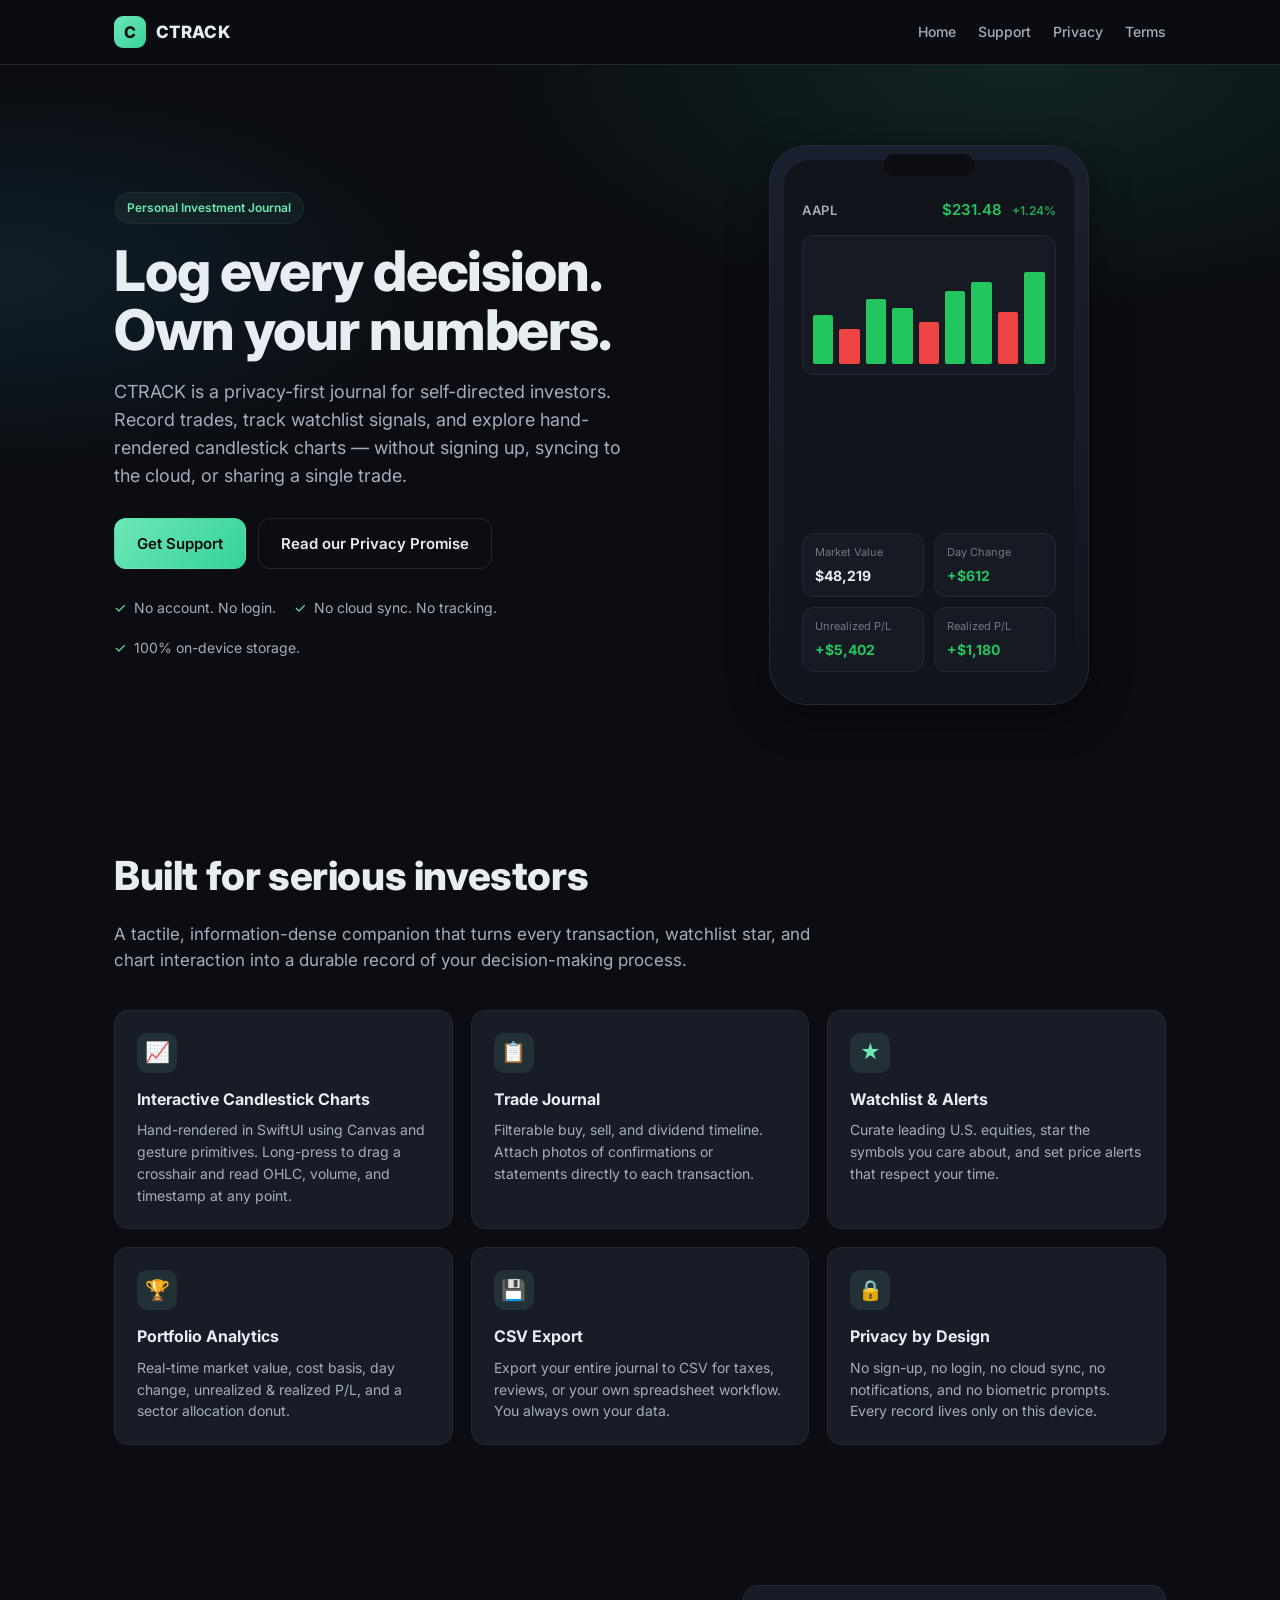
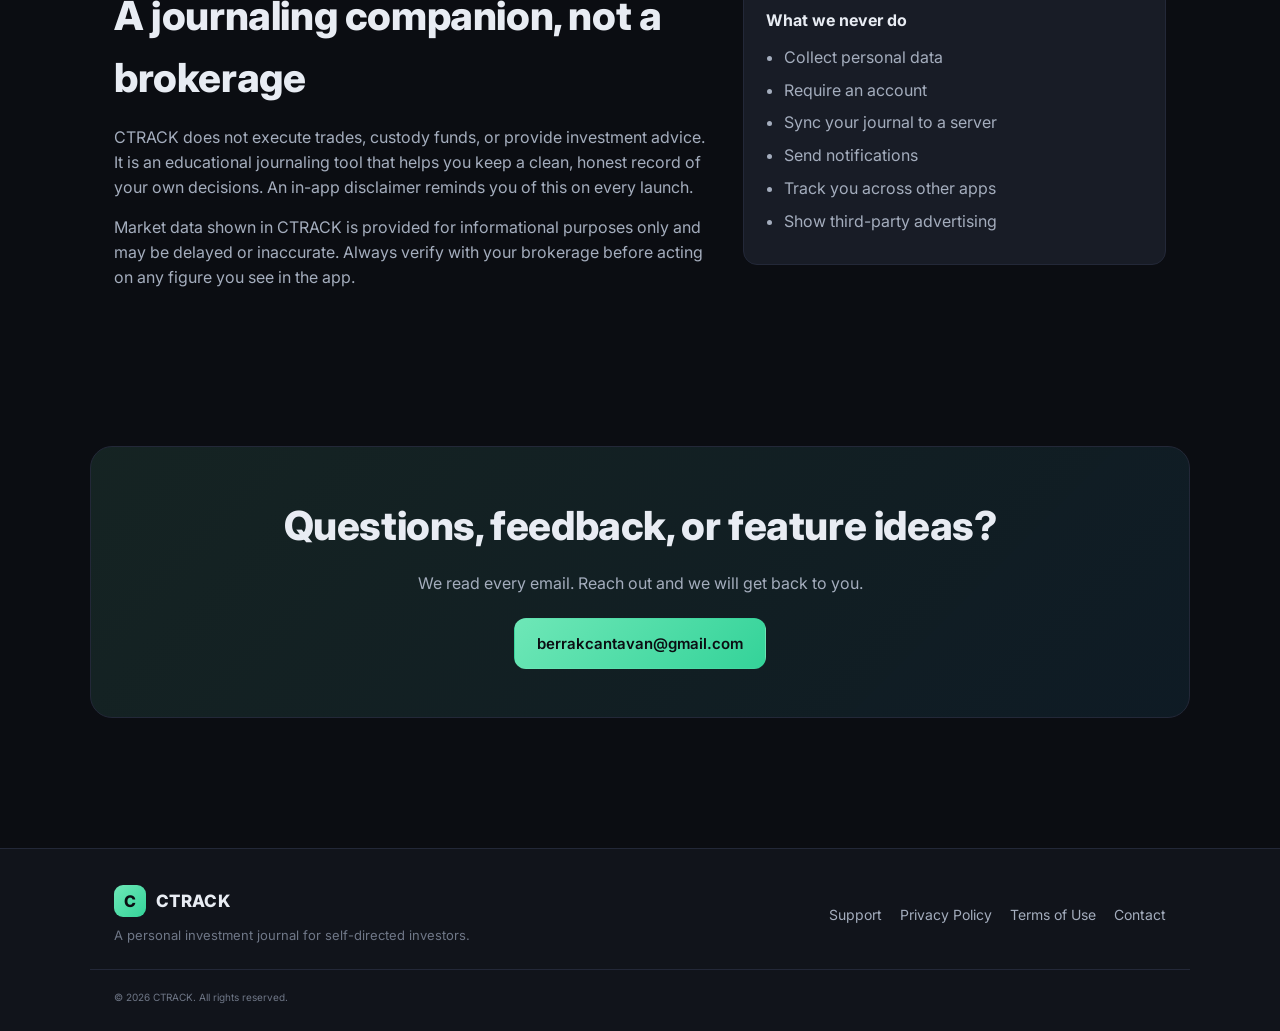
<file: index.html>
<!DOCTYPE html>
<html lang="en">
<head>
<meta charset="UTF-8" />
<meta name="viewport" content="width=device-width, initial-scale=1.0" />
<title>CTRACK — Personal Investment Journal</title>
<meta name="description" content="CTRACK is a privacy-first personal investment journal for self-directed investors. Track portfolios, log trades, and explore interactive candlestick charts — all stored locally on your device." />
<link rel="preconnect" href="https://fonts.googleapis.com" />
<link rel="preconnect" href="https://fonts.gstatic.com" crossorigin />
<link href="https://fonts.googleapis.com/css2?family=Inter:wght@400;500;600;700;800&display=swap" rel="stylesheet" />
<link rel="stylesheet" href="styles.css" />
</head>
<body>
<header class="site-header">
  <div class="container nav">
    <a class="brand" href="index.html">
      <span class="brand-mark">C</span>
      <span class="brand-name">CTRACK</span>
    </a>
    <nav class="nav-links" aria-label="Primary">
      <a href="index.html">Home</a>
      <a href="support.html">Support</a>
      <a href="privacy.html">Privacy</a>
      <a href="terms.html">Terms</a>
    </nav>
  </div>
</header>

<main>
  <section class="hero">
    <div class="container hero-grid">
      <div class="hero-copy">
        <span class="eyebrow">Personal Investment Journal</span>
        <h1>Log every decision.<br />Own your numbers.</h1>
        <p class="lead">
          CTRACK is a privacy-first journal for self-directed investors. Record trades,
          track watchlist signals, and explore hand-rendered candlestick charts — without
          signing up, syncing to the cloud, or sharing a single trade.
        </p>
        <div class="cta-row">
          <a class="btn btn-primary" href="support.html">Get Support</a>
          <a class="btn btn-ghost" href="privacy.html">Read our Privacy Promise</a>
        </div>
        <ul class="trust-list" aria-label="Privacy highlights">
          <li><span aria-hidden="true">&#10003;</span> No account. No login.</li>
          <li><span aria-hidden="true">&#10003;</span> No cloud sync. No tracking.</li>
          <li><span aria-hidden="true">&#10003;</span> 100% on-device storage.</li>
        </ul>
      </div>
      <div class="hero-card" aria-hidden="true">
        <div class="phone-frame">
          <div class="phone-notch"></div>
          <div class="phone-screen">
            <div class="screen-row">
              <div class="symbol">AAPL</div>
              <div class="price up">$231.48 <span>+1.24%</span></div>
            </div>
            <div class="candles">
              <div class="candle up" style="height:42%"></div>
              <div class="candle down" style="height:30%"></div>
              <div class="candle up" style="height:55%"></div>
              <div class="candle up" style="height:48%"></div>
              <div class="candle down" style="height:36%"></div>
              <div class="candle up" style="height:62%"></div>
              <div class="candle up" style="height:70%"></div>
              <div class="candle down" style="height:44%"></div>
              <div class="candle up" style="height:78%"></div>
            </div>
            <div class="screen-grid">
              <div class="metric"><span>Market Value</span><strong>$48,219</strong></div>
              <div class="metric"><span>Day Change</span><strong class="up">+$612</strong></div>
              <div class="metric"><span>Unrealized P/L</span><strong class="up">+$5,402</strong></div>
              <div class="metric"><span>Realized P/L</span><strong class="up">+$1,180</strong></div>
            </div>
          </div>
        </div>
      </div>
    </div>
  </section>

  <section class="features">
    <div class="container">
      <h2>Built for serious investors</h2>
      <p class="section-lead">
        A tactile, information-dense companion that turns every transaction, watchlist
        star, and chart interaction into a durable record of your decision-making process.
      </p>
      <div class="feature-grid">
        <article class="feature-card">
          <div class="feature-icon" aria-hidden="true">&#128200;</div>
          <h3>Interactive Candlestick Charts</h3>
          <p>Hand-rendered in SwiftUI using Canvas and gesture primitives. Long-press to drag a crosshair and read OHLC, volume, and timestamp at any point.</p>
        </article>
        <article class="feature-card">
          <div class="feature-icon" aria-hidden="true">&#128203;</div>
          <h3>Trade Journal</h3>
          <p>Filterable buy, sell, and dividend timeline. Attach photos of confirmations or statements directly to each transaction.</p>
        </article>
        <article class="feature-card">
          <div class="feature-icon" aria-hidden="true">&#9733;</div>
          <h3>Watchlist &amp; Alerts</h3>
          <p>Curate leading U.S. equities, star the symbols you care about, and set price alerts that respect your time.</p>
        </article>
        <article class="feature-card">
          <div class="feature-icon" aria-hidden="true">&#127942;</div>
          <h3>Portfolio Analytics</h3>
          <p>Real-time market value, cost basis, day change, unrealized &amp; realized P/L, and a sector allocation donut.</p>
        </article>
        <article class="feature-card">
          <div class="feature-icon" aria-hidden="true">&#128190;</div>
          <h3>CSV Export</h3>
          <p>Export your entire journal to CSV for taxes, reviews, or your own spreadsheet workflow. You always own your data.</p>
        </article>
        <article class="feature-card">
          <div class="feature-icon" aria-hidden="true">&#128274;</div>
          <h3>Privacy by Design</h3>
          <p>No sign-up, no login, no cloud sync, no notifications, and no biometric prompts. Every record lives only on this device.</p>
        </article>
      </div>
    </div>
  </section>

  <section class="promise">
    <div class="container promise-grid">
      <div>
        <h2>A journaling companion, not a brokerage</h2>
        <p>
          CTRACK does not execute trades, custody funds, or provide investment advice.
          It is an educational journaling tool that helps you keep a clean, honest
          record of your own decisions. An in-app disclaimer reminds you of this on
          every launch.
        </p>
        <p>
          Market data shown in CTRACK is provided for informational purposes only and
          may be delayed or inaccurate. Always verify with your brokerage before
          acting on any figure you see in the app.
        </p>
      </div>
      <aside class="promise-card">
        <h3>What we never do</h3>
        <ul>
          <li>Collect personal data</li>
          <li>Require an account</li>
          <li>Sync your journal to a server</li>
          <li>Send notifications</li>
          <li>Track you across other apps</li>
          <li>Show third-party advertising</li>
        </ul>
      </aside>
    </div>
  </section>

  <section class="cta">
    <div class="container cta-inner">
      <h2>Questions, feedback, or feature ideas?</h2>
      <p>We read every email. Reach out and we will get back to you.</p>
      <a class="btn btn-primary" href="mailto:berrakcantavan@gmail.com">berrakcantavan@gmail.com</a>
    </div>
  </section>
</main>

<footer class="site-footer">
  <div class="container footer-grid">
    <div>
      <div class="brand">
        <span class="brand-mark">C</span>
        <span class="brand-name">CTRACK</span>
      </div>
      <p class="footer-tag">A personal investment journal for self-directed investors.</p>
    </div>
    <nav class="footer-links" aria-label="Footer">
      <a href="support.html">Support</a>
      <a href="privacy.html">Privacy Policy</a>
      <a href="terms.html">Terms of Use</a>
      <a href="mailto:berrakcantavan@gmail.com">Contact</a>
    </nav>
  </div>
  <div class="container footer-bottom">
    <small>&copy; 2026 CTRACK. All rights reserved.</small>
  </div>
</footer>
</body>
</html>
</file>
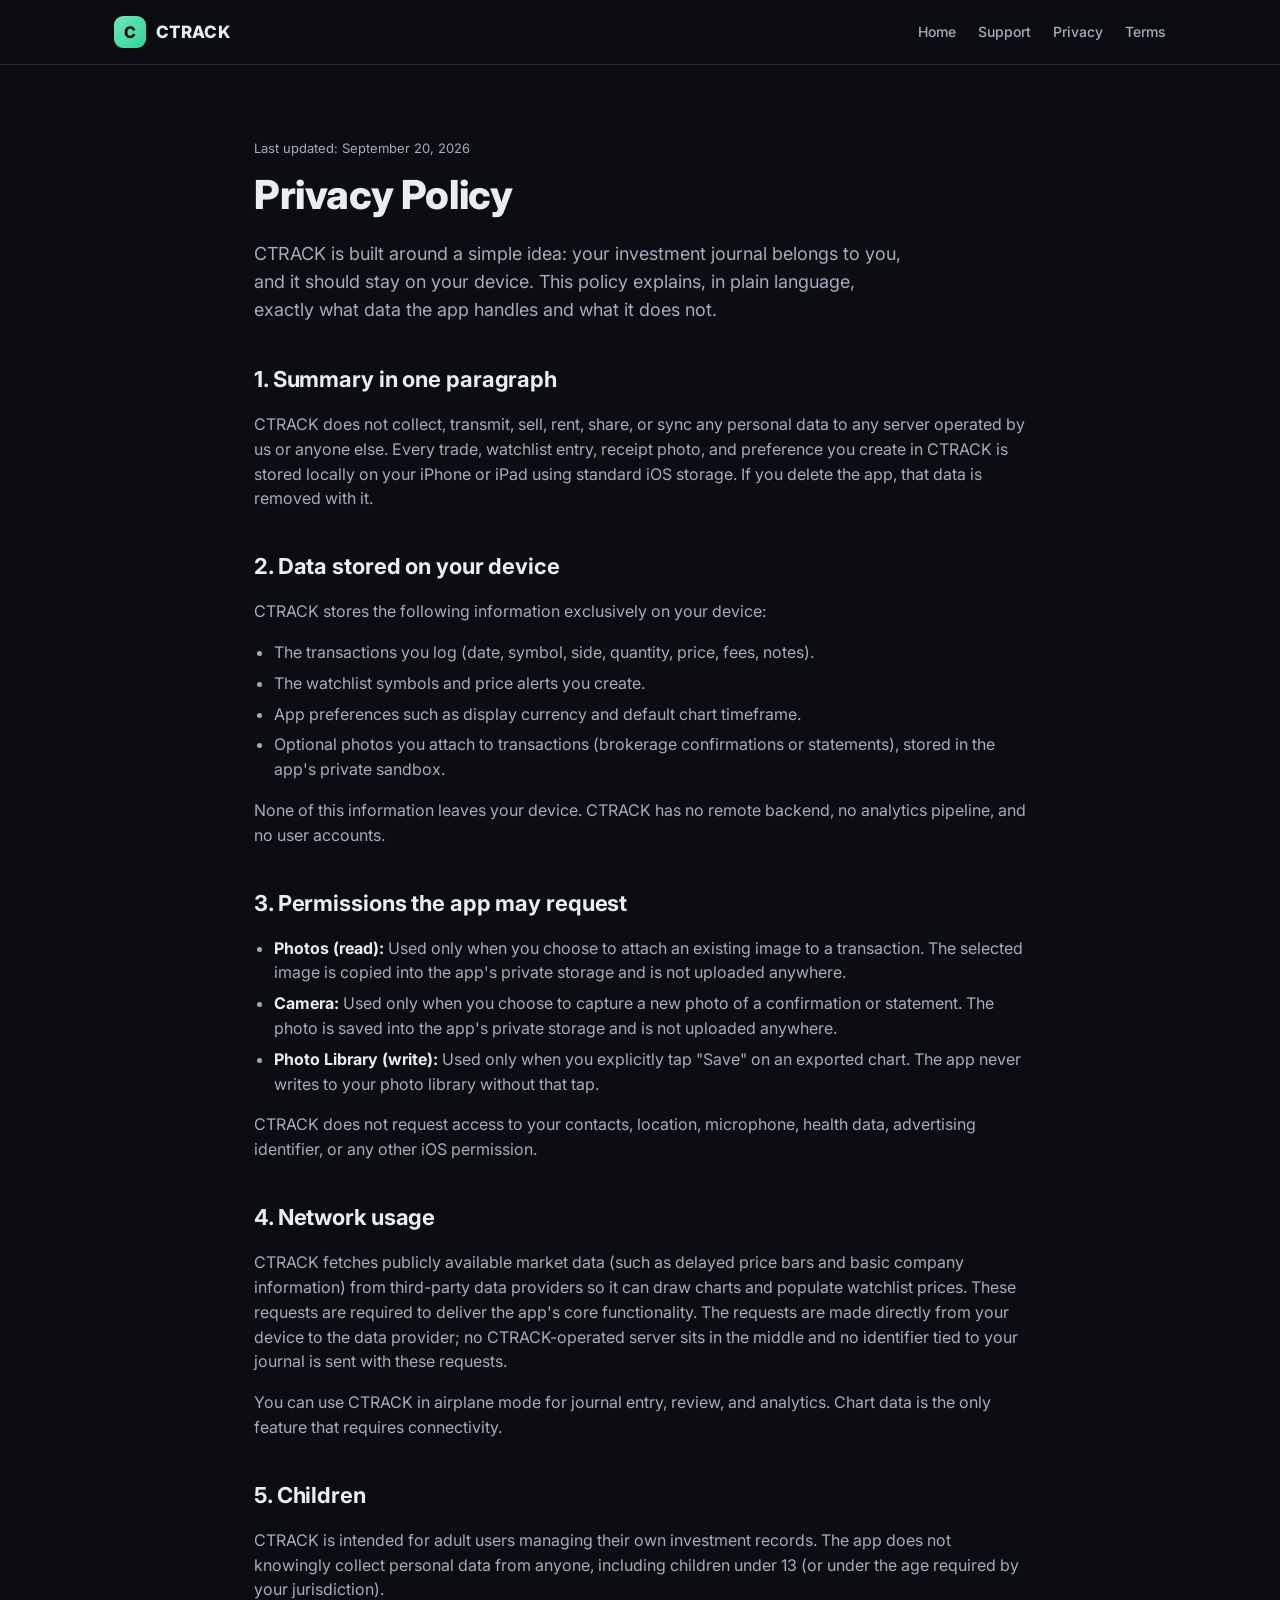
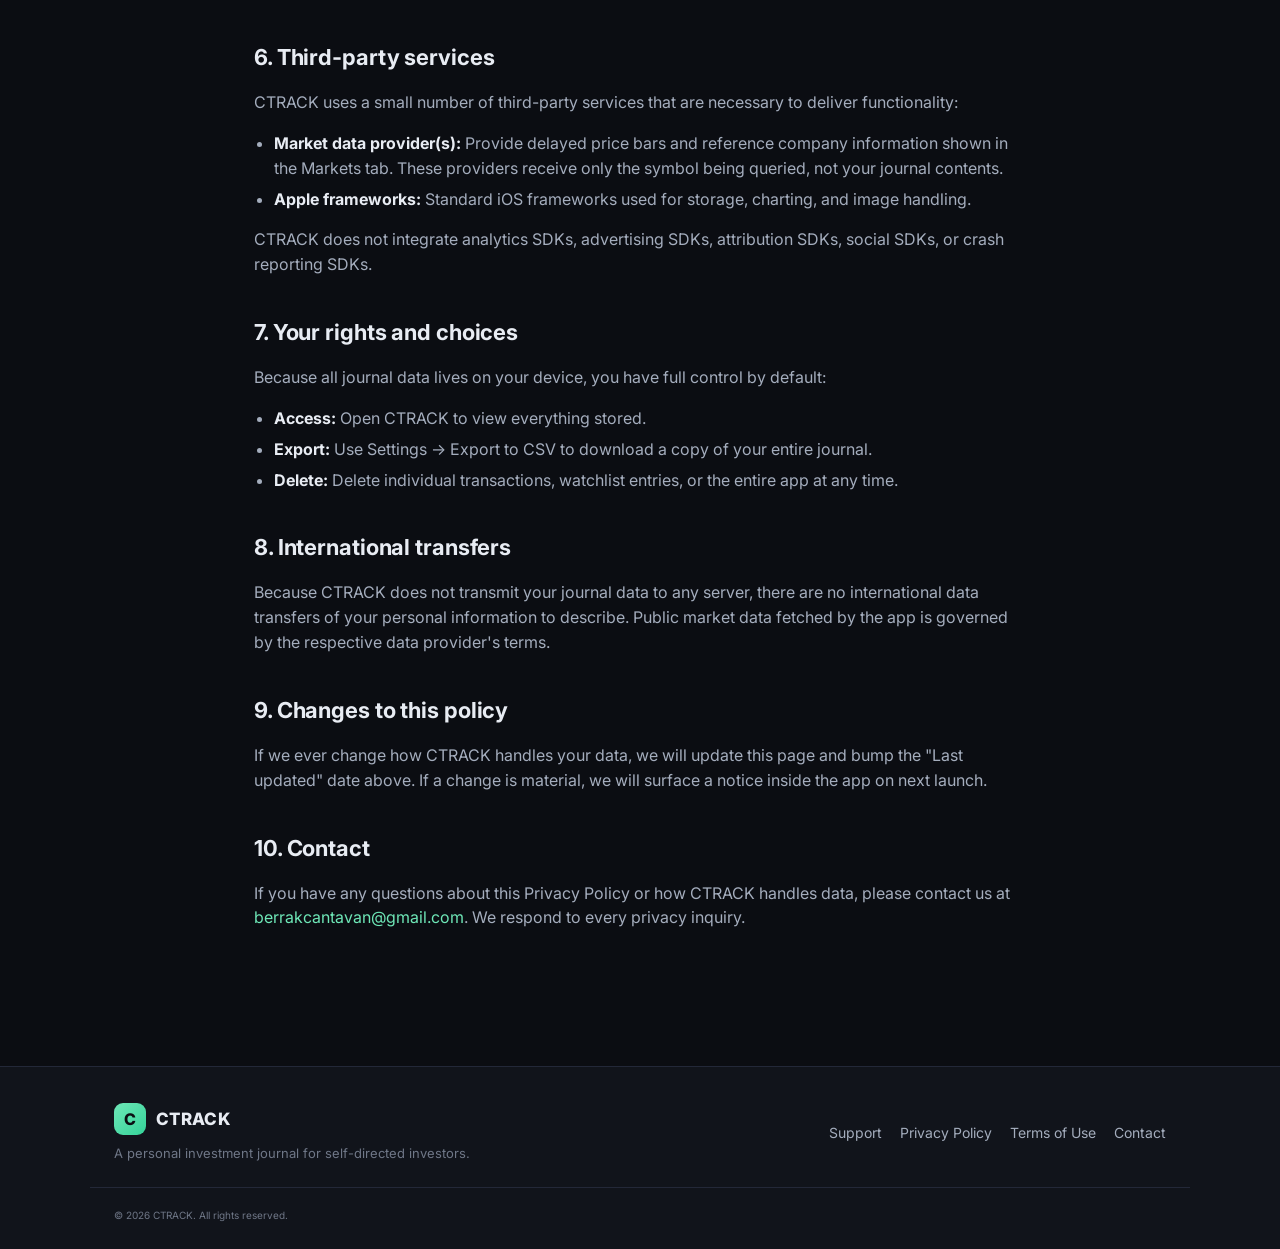
<file: privacy.html>
<!DOCTYPE html>
<html lang="en">
<head>
<meta charset="UTF-8" />
<meta name="viewport" content="width=device-width, initial-scale=1.0" />
<title>Privacy Policy — CTRACK</title>
<meta name="description" content="The privacy policy for CTRACK, a personal investment journal app. CTRACK stores all data locally on your device and does not collect, transmit, or sell any personal information." />
<link rel="preconnect" href="https://fonts.googleapis.com" />
<link rel="preconnect" href="https://fonts.gstatic.com" crossorigin />
<link href="https://fonts.googleapis.com/css2?family=Inter:wght@400;500;600;700;800&display=swap" rel="stylesheet" />
<link rel="stylesheet" href="styles.css" />
</head>
<body>
<header class="site-header">
  <div class="container nav">
    <a class="brand" href="index.html">
      <span class="brand-mark">C</span>
      <span class="brand-name">CTRACK</span>
    </a>
    <nav class="nav-links" aria-label="Primary">
      <a href="index.html">Home</a>
      <a href="support.html">Support</a>
      <a href="privacy.html">Privacy</a>
      <a href="terms.html">Terms</a>
    </nav>
  </div>
</header>

<main class="container legal">
  <p class="updated">Last updated: September 20, 2026</p>
  <h1>Privacy Policy</h1>
  <p class="lead">
    CTRACK is built around a simple idea: your investment journal belongs to you,
    and it should stay on your device. This policy explains, in plain language,
    exactly what data the app handles and what it does not.
  </p>

  <h2>1. Summary in one paragraph</h2>
  <p>
    CTRACK does not collect, transmit, sell, rent, share, or sync any personal data
    to any server operated by us or anyone else. Every trade, watchlist entry,
    receipt photo, and preference you create in CTRACK is stored locally on your
    iPhone or iPad using standard iOS storage. If you delete the app, that data
    is removed with it.
  </p>

  <h2>2. Data stored on your device</h2>
  <p>CTRACK stores the following information exclusively on your device:</p>
  <ul>
    <li>The transactions you log (date, symbol, side, quantity, price, fees, notes).</li>
    <li>The watchlist symbols and price alerts you create.</li>
    <li>App preferences such as display currency and default chart timeframe.</li>
    <li>Optional photos you attach to transactions (brokerage confirmations or statements), stored in the app's private sandbox.</li>
  </ul>
  <p>
    None of this information leaves your device. CTRACK has no remote backend,
    no analytics pipeline, and no user accounts.
  </p>

  <h2>3. Permissions the app may request</h2>
  <ul>
    <li>
      <strong>Photos (read):</strong> Used only when you choose to attach an
      existing image to a transaction. The selected image is copied into the
      app's private storage and is not uploaded anywhere.
    </li>
    <li>
      <strong>Camera:</strong> Used only when you choose to capture a new photo
      of a confirmation or statement. The photo is saved into the app's private
      storage and is not uploaded anywhere.
    </li>
    <li>
      <strong>Photo Library (write):</strong> Used only when you explicitly tap
      "Save" on an exported chart. The app never writes to your photo library
      without that tap.
    </li>
  </ul>
  <p>
    CTRACK does not request access to your contacts, location, microphone, health
    data, advertising identifier, or any other iOS permission.
  </p>

  <h2>4. Network usage</h2>
  <p>
    CTRACK fetches publicly available market data (such as delayed price bars
    and basic company information) from third-party data providers so it can
    draw charts and populate watchlist prices. These requests are required to
    deliver the app's core functionality. The requests are made directly from
    your device to the data provider; no CTRACK-operated server sits in the
    middle and no identifier tied to your journal is sent with these requests.
  </p>
  <p>
    You can use CTRACK in airplane mode for journal entry, review, and analytics.
    Chart data is the only feature that requires connectivity.
  </p>

  <h2>5. Children</h2>
  <p>
    CTRACK is intended for adult users managing their own investment records.
    The app does not knowingly collect personal data from anyone, including
    children under 13 (or under the age required by your jurisdiction).
  </p>

  <h2>6. Third-party services</h2>
  <p>
    CTRACK uses a small number of third-party services that are necessary to
    deliver functionality:
  </p>
  <ul>
    <li>
      <strong>Market data provider(s):</strong> Provide delayed price bars and
      reference company information shown in the Markets tab. These providers
      receive only the symbol being queried, not your journal contents.
    </li>
    <li>
      <strong>Apple frameworks:</strong> Standard iOS frameworks used for
      storage, charting, and image handling.
    </li>
  </ul>
  <p>
    CTRACK does not integrate analytics SDKs, advertising SDKs, attribution
    SDKs, social SDKs, or crash reporting SDKs.
  </p>

  <h2>7. Your rights and choices</h2>
  <p>Because all journal data lives on your device, you have full control by default:</p>
  <ul>
    <li><strong>Access:</strong> Open CTRACK to view everything stored.</li>
    <li><strong>Export:</strong> Use Settings &rarr; Export to CSV to download a copy of your entire journal.</li>
    <li><strong>Delete:</strong> Delete individual transactions, watchlist entries, or the entire app at any time.</li>
  </ul>

  <h2>8. International transfers</h2>
  <p>
    Because CTRACK does not transmit your journal data to any server, there are
    no international data transfers of your personal information to describe.
    Public market data fetched by the app is governed by the respective data
    provider's terms.
  </p>

  <h2>9. Changes to this policy</h2>
  <p>
    If we ever change how CTRACK handles your data, we will update this page
    and bump the "Last updated" date above. If a change is material, we will
    surface a notice inside the app on next launch.
  </p>

  <h2>10. Contact</h2>
  <p>
    If you have any questions about this Privacy Policy or how CTRACK handles
    data, please contact us at
    <a href="mailto:berrakcantavan@gmail.com">berrakcantavan@gmail.com</a>.
    We respond to every privacy inquiry.
  </p>
</main>

<footer class="site-footer">
  <div class="container footer-grid">
    <div>
      <div class="brand">
        <span class="brand-mark">C</span>
        <span class="brand-name">CTRACK</span>
      </div>
      <p class="footer-tag">A personal investment journal for self-directed investors.</p>
    </div>
    <nav class="footer-links" aria-label="Footer">
      <a href="support.html">Support</a>
      <a href="privacy.html">Privacy Policy</a>
      <a href="terms.html">Terms of Use</a>
      <a href="mailto:berrakcantavan@gmail.com">Contact</a>
    </nav>
  </div>
  <div class="container footer-bottom">
    <small>&copy; 2026 CTRACK. All rights reserved.</small>
  </div>
</footer>
</body>
</html>
</file>
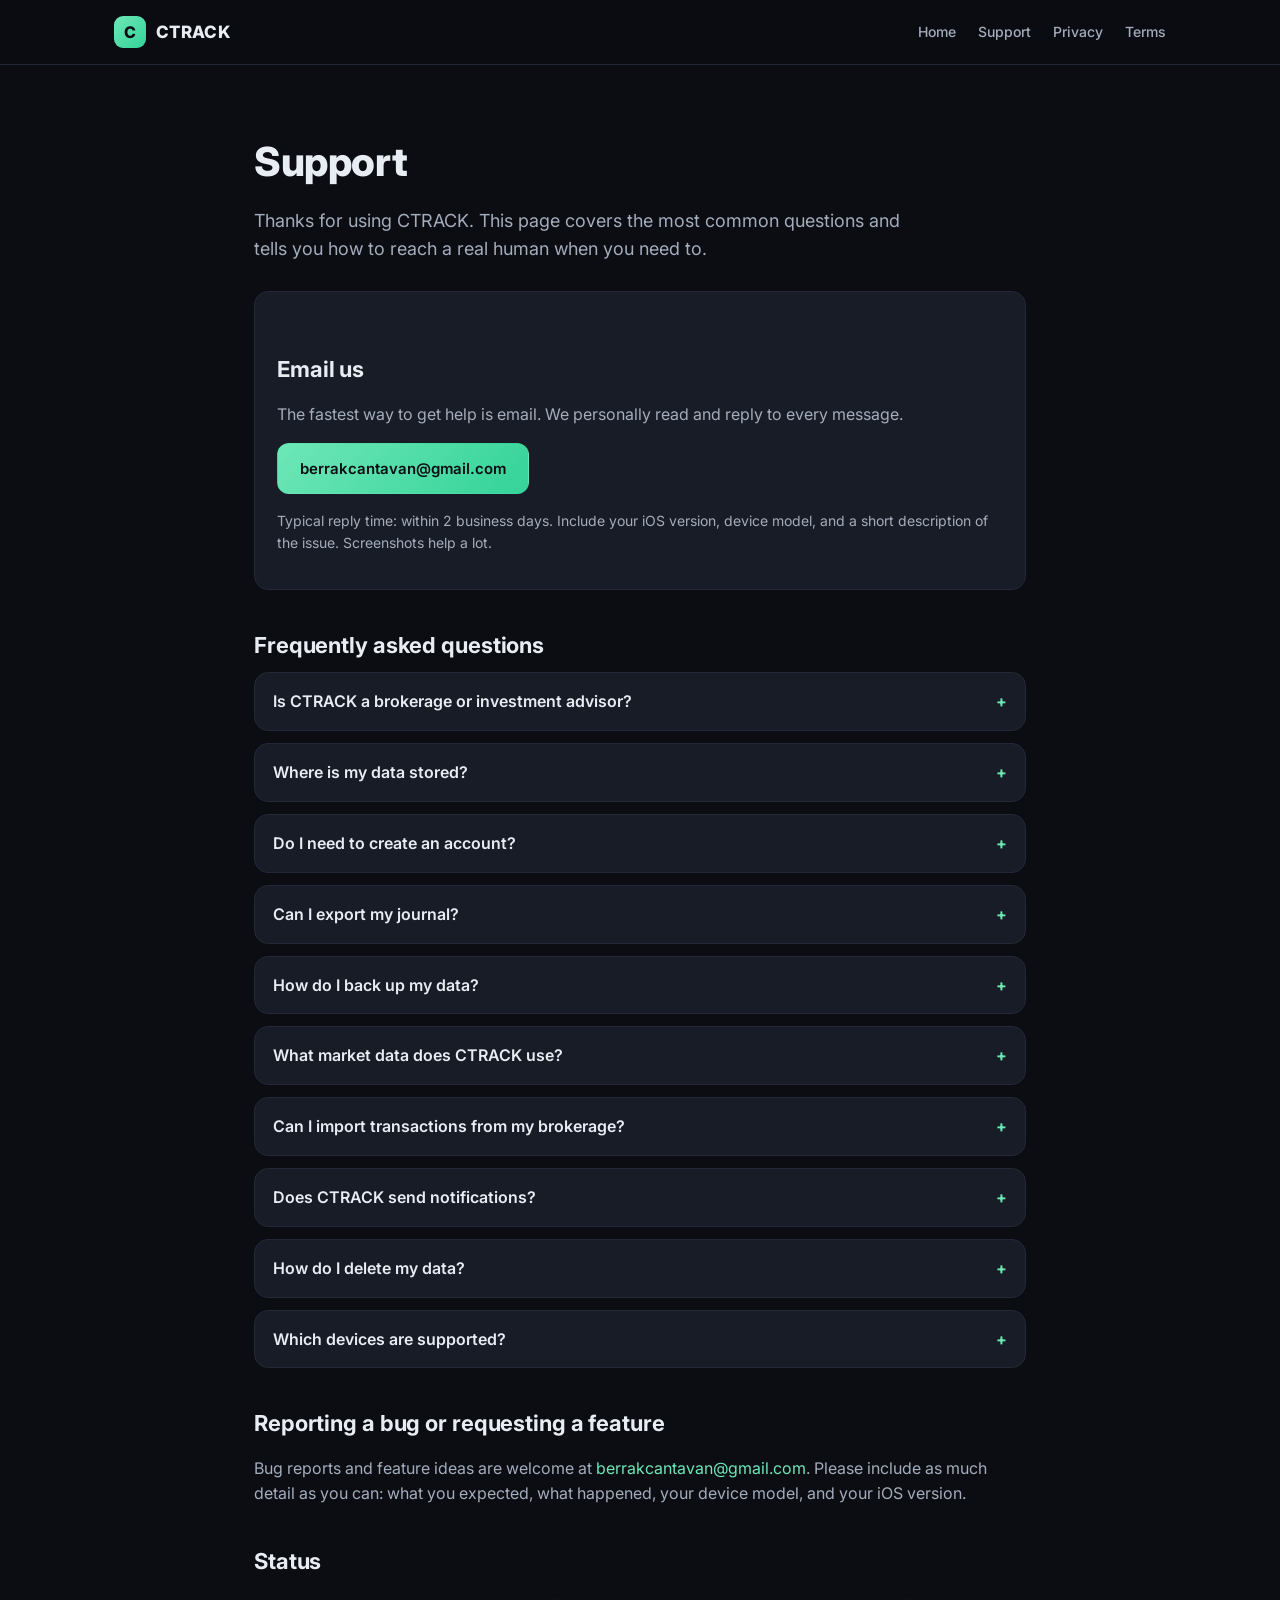
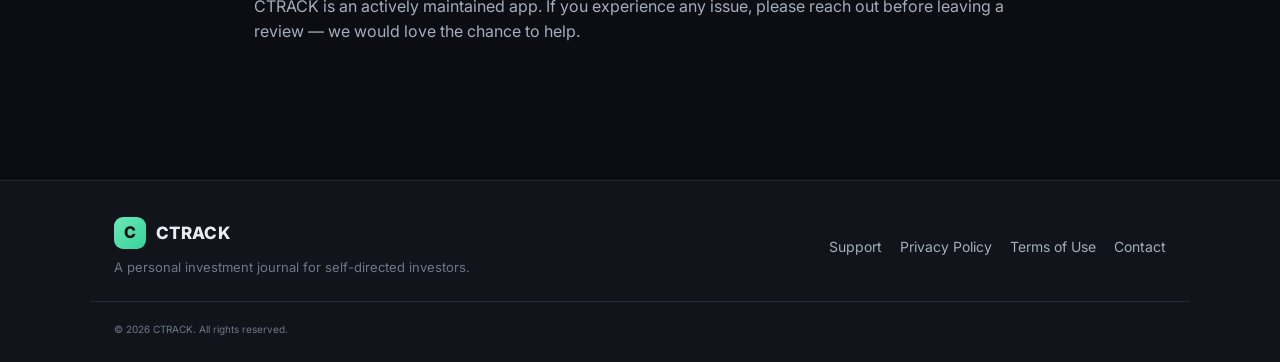
<file: support.html>
<!DOCTYPE html>
<html lang="en">
<head>
<meta charset="UTF-8" />
<meta name="viewport" content="width=device-width, initial-scale=1.0" />
<title>Support — CTRACK</title>
<meta name="description" content="Support and frequently asked questions for CTRACK, the privacy-first personal investment journal app for iPhone and iPad." />
<link rel="preconnect" href="https://fonts.googleapis.com" />
<link rel="preconnect" href="https://fonts.gstatic.com" crossorigin />
<link href="https://fonts.googleapis.com/css2?family=Inter:wght@400;500;600;700;800&display=swap" rel="stylesheet" />
<link rel="stylesheet" href="styles.css" />
</head>
<body>
<header class="site-header">
  <div class="container nav">
    <a class="brand" href="index.html">
      <span class="brand-mark">C</span>
      <span class="brand-name">CTRACK</span>
    </a>
    <nav class="nav-links" aria-label="Primary">
      <a href="index.html">Home</a>
      <a href="support.html">Support</a>
      <a href="privacy.html">Privacy</a>
      <a href="terms.html">Terms</a>
    </nav>
  </div>
</header>

<main class="container legal">
  <h1>Support</h1>
  <p class="lead">
    Thanks for using CTRACK. This page covers the most common questions and
    tells you how to reach a real human when you need to.
  </p>

  <section class="contact-card">
    <h2>Email us</h2>
    <p>
      The fastest way to get help is email. We personally read and reply to
      every message.
    </p>
    <p>
      <a class="btn btn-primary" href="mailto:berrakcantavan@gmail.com">berrakcantavan@gmail.com</a>
    </p>
    <p class="muted">
      Typical reply time: within 2 business days. Include your iOS version,
      device model, and a short description of the issue. Screenshots help a lot.
    </p>
  </section>

  <h2>Frequently asked questions</h2>

  <details class="faq">
    <summary>Is CTRACK a brokerage or investment advisor?</summary>
    <p>
      No. CTRACK is a personal investment <em>journal</em>. It does not execute
      trades, hold funds, or provide investment advice. The app shows market
      data for informational purposes only. Always confirm figures with your
      own brokerage before acting on them.
    </p>
  </details>

  <details class="faq">
    <summary>Where is my data stored?</summary>
    <p>
      All of your journal data &mdash; transactions, watchlist entries, receipt
      photos, and preferences &mdash; is stored locally on your iPhone or iPad
      inside the app's private sandbox. Nothing is uploaded to our servers (we
      don't operate any servers for your journal data).
    </p>
  </details>

  <details class="faq">
    <summary>Do I need to create an account?</summary>
    <p>
      No. There is no sign-up, no login, and no account. Open the app and start
      logging your trades immediately.
    </p>
  </details>

  <details class="faq">
    <summary>Can I export my journal?</summary>
    <p>
      Yes. Open <strong>Settings &rarr; Export</strong> and choose CSV. The
      exported file includes every transaction, with optional attachments
      bundled in a single archive that you can save to Files, AirDrop, or email.
    </p>
  </details>

  <details class="faq">
    <summary>How do I back up my data?</summary>
    <p>
      CTRACK relies on the standard iOS device backup that you already have
      configured in iOS Settings &mdash; iCloud Backup or a computer backup.
      Because all data lives in the app's private container, it is included in
      your normal device backup. For a portable copy, use the CSV export.
    </p>
  </details>

  <details class="faq">
    <summary>What market data does CTRACK use?</summary>
    <p>
      CTRACK fetches publicly available, delayed price bars and basic company
      information from third-party data providers so it can draw charts and
      populate your watchlist. The data is shown for informational purposes only
      and may be delayed or inaccurate.
    </p>
  </details>

  <details class="faq">
    <summary>Can I import transactions from my brokerage?</summary>
    <p>
      Not directly. CTRACK is intentionally a manual journal: every entry is
      made by you, with the notes and reasoning you want to preserve. You can
      always paste or type rows from a brokerage export into a transaction.
    </p>
  </details>

  <details class="faq">
    <summary>Does CTRACK send notifications?</summary>
    <p>
      No. CTRACK does not request notification permissions and does not push
      price alerts in the background. Any in-app alerts are visual and require
      the app to be open.
    </p>
  </details>

  <details class="faq">
    <summary>How do I delete my data?</summary>
    <p>
      Delete the app from your device. Because CTRACK stores everything in the
      app's private container, uninstalling removes every transaction,
      watchlist entry, and photo. There is no remote copy to delete because we
      never received one.
    </p>
  </details>

  <details class="faq">
    <summary>Which devices are supported?</summary>
    <p>
      CTRACK is built for iPhone and iPad running a recent version of iOS. It is
      designed for portrait orientation and uses Apple's dark interface style
      throughout.
    </p>
  </details>

  <h2>Reporting a bug or requesting a feature</h2>
  <p>
    Bug reports and feature ideas are welcome at
    <a href="mailto:berrakcantavan@gmail.com">berrakcantavan@gmail.com</a>.
    Please include as much detail as you can: what you expected, what happened,
    your device model, and your iOS version.
  </p>

  <h2>Status</h2>
  <p>
    CTRACK is an actively maintained app. If you experience any issue, please
    reach out before leaving a review &mdash; we would love the chance to help.
  </p>
</main>

<footer class="site-footer">
  <div class="container footer-grid">
    <div>
      <div class="brand">
        <span class="brand-mark">C</span>
        <span class="brand-name">CTRACK</span>
      </div>
      <p class="footer-tag">A personal investment journal for self-directed investors.</p>
    </div>
    <nav class="footer-links" aria-label="Footer">
      <a href="support.html">Support</a>
      <a href="privacy.html">Privacy Policy</a>
      <a href="terms.html">Terms of Use</a>
      <a href="mailto:berrakcantavan@gmail.com">Contact</a>
    </nav>
  </div>
  <div class="container footer-bottom">
    <small>&copy; 2026 CTRACK. All rights reserved.</small>
  </div>
</footer>
</body>
</html>
</file>
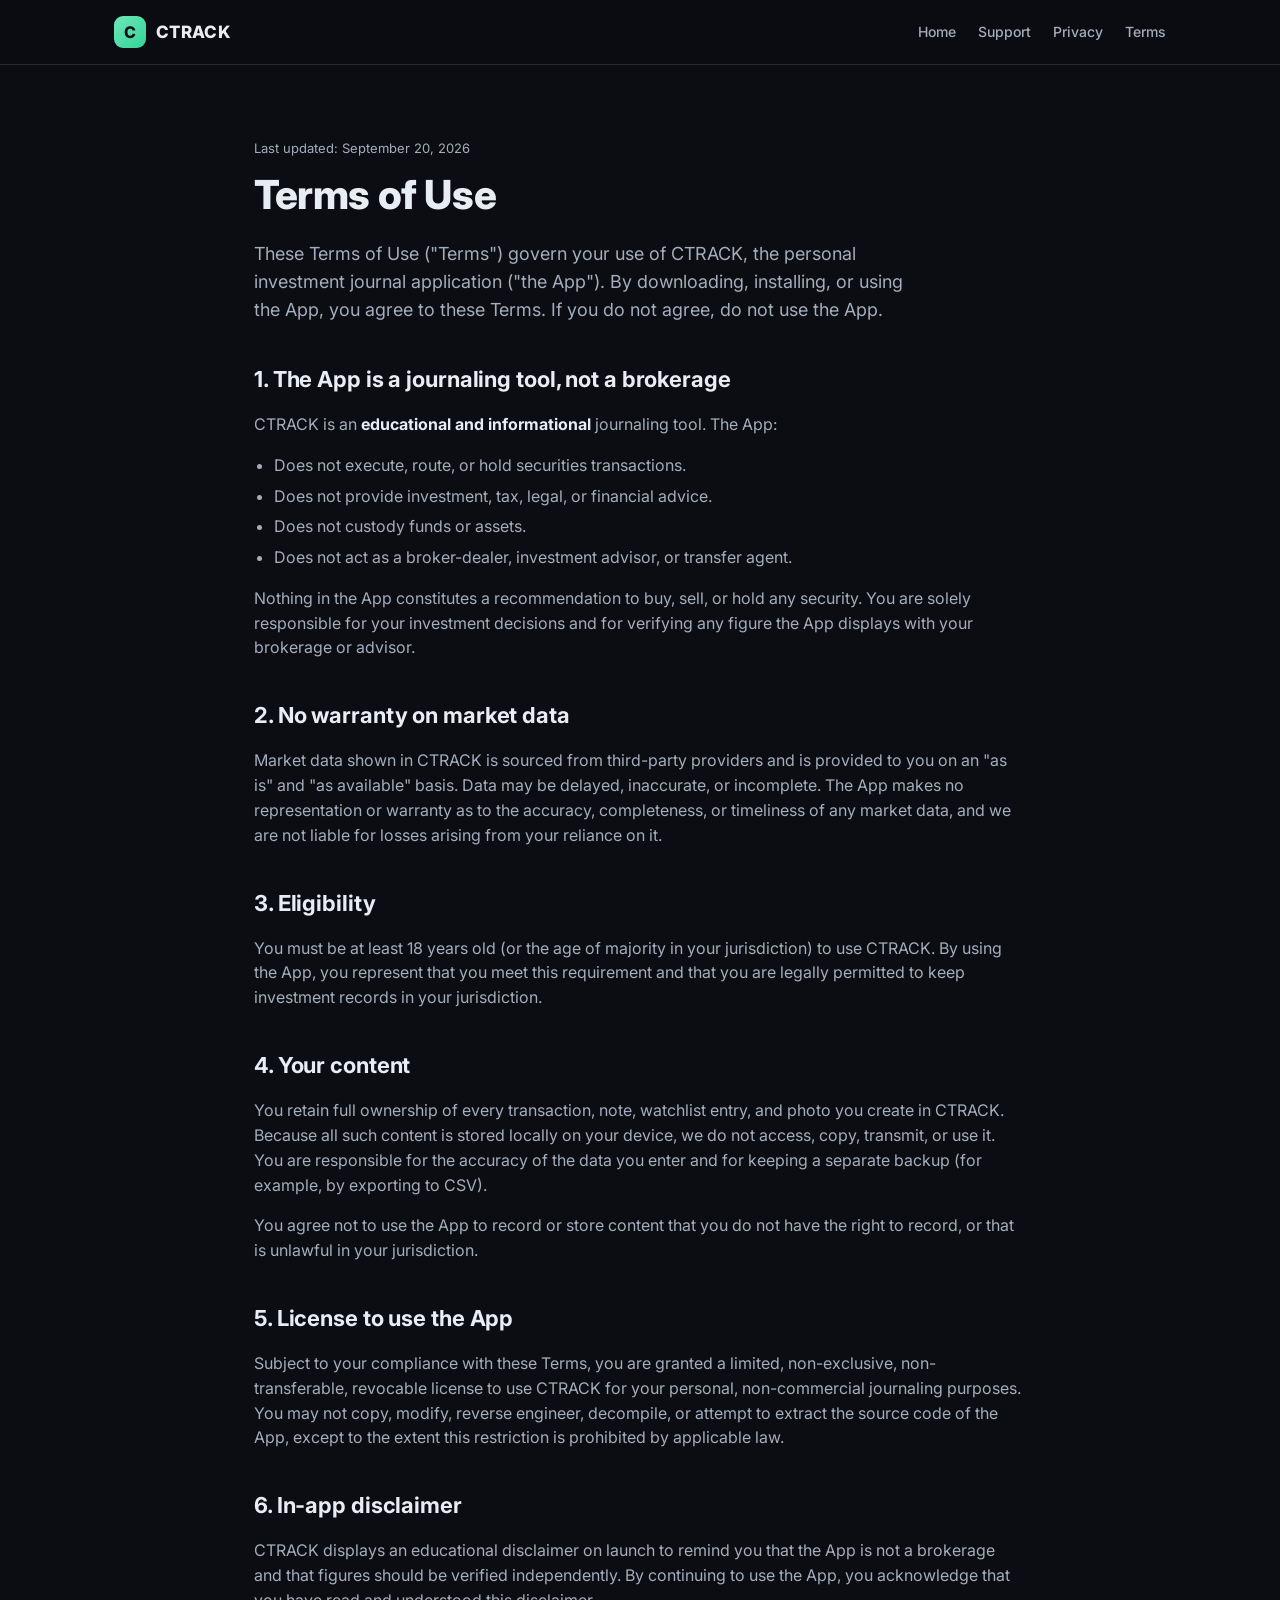
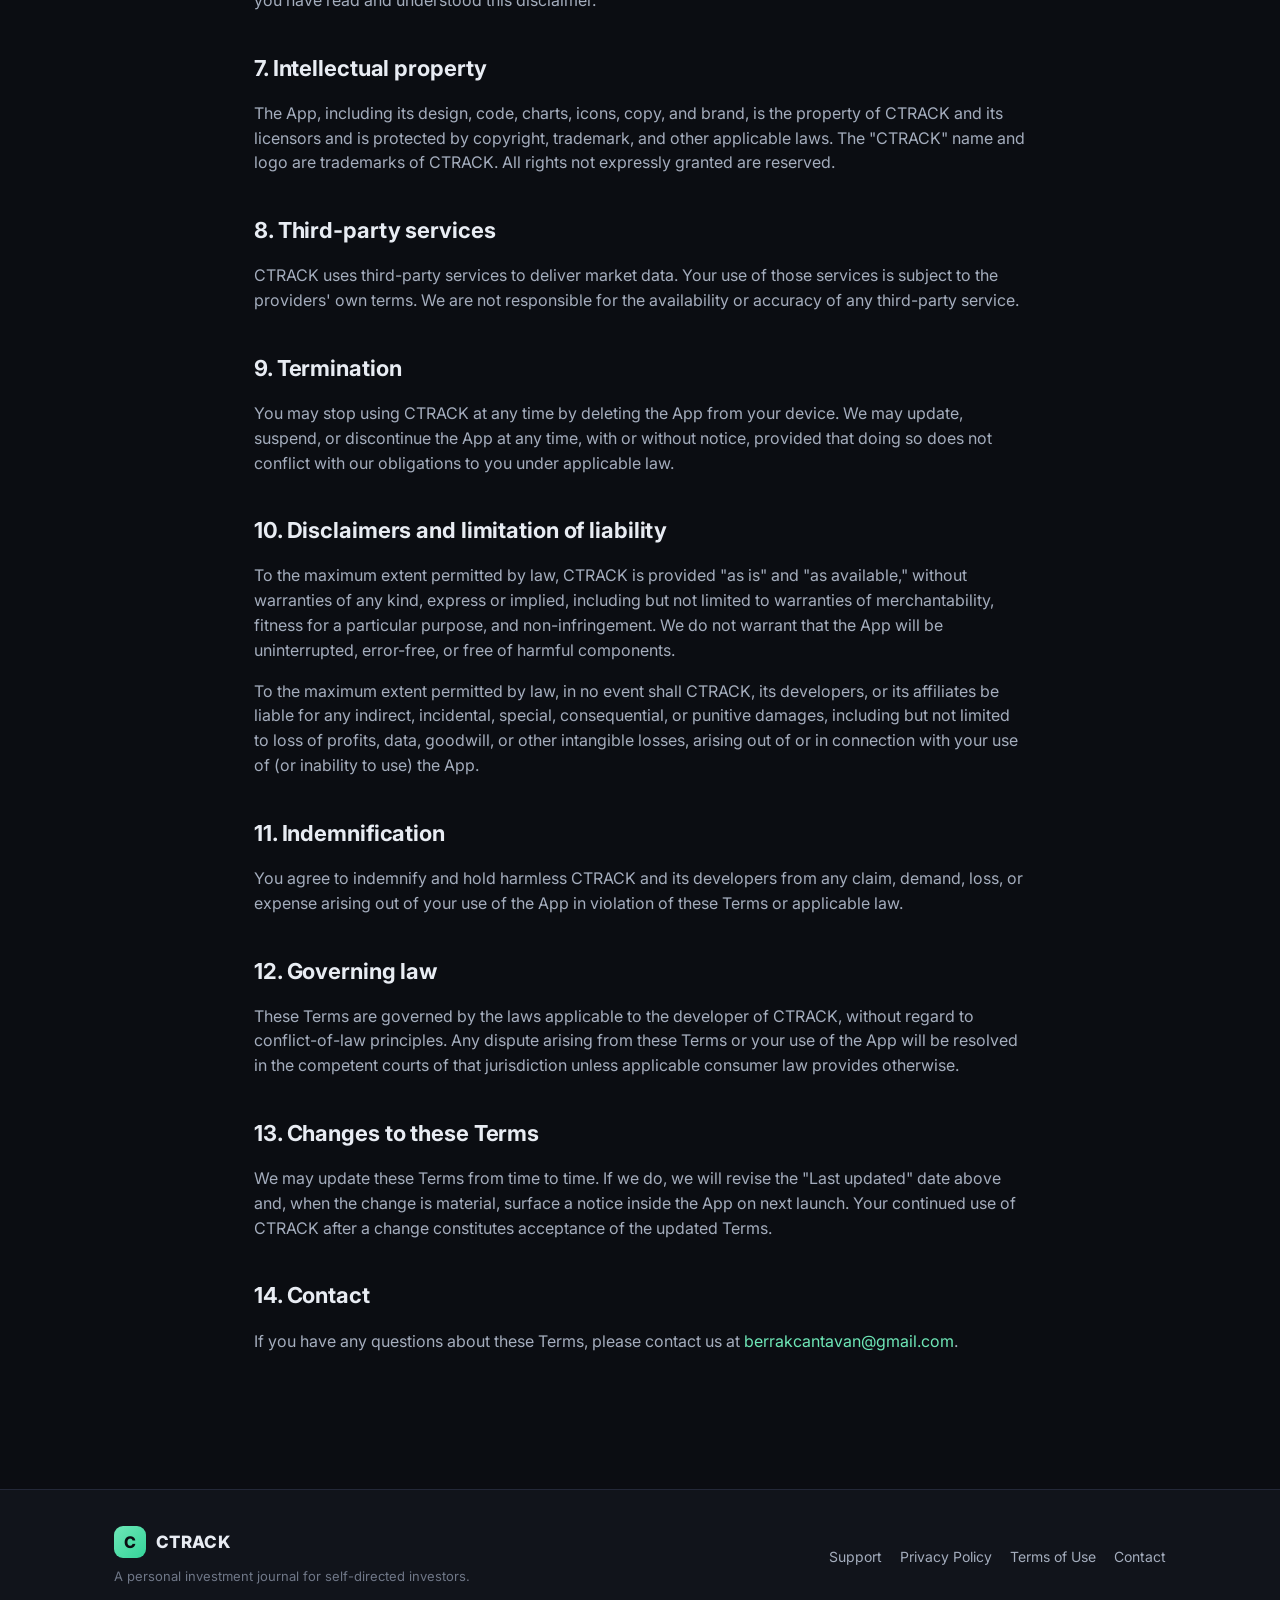
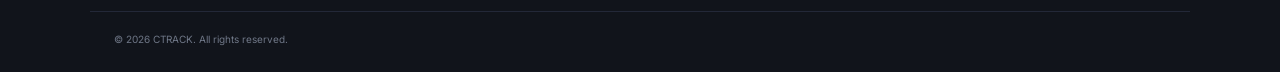
<file: terms.html>
<!DOCTYPE html>
<html lang="en">
<head>
<meta charset="UTF-8" />
<meta name="viewport" content="width=device-width, initial-scale=1.0" />
<title>Terms of Use — CTRACK</title>
<meta name="description" content="Terms of Use for CTRACK, a personal investment journal app. CTRACK is an educational journaling tool and not a brokerage or investment advisory service." />
<link rel="preconnect" href="https://fonts.googleapis.com" />
<link rel="preconnect" href="https://fonts.gstatic.com" crossorigin />
<link href="https://fonts.googleapis.com/css2?family=Inter:wght@400;500;600;700;800&display=swap" rel="stylesheet" />
<link rel="stylesheet" href="styles.css" />
</head>
<body>
<header class="site-header">
  <div class="container nav">
    <a class="brand" href="index.html">
      <span class="brand-mark">C</span>
      <span class="brand-name">CTRACK</span>
    </a>
    <nav class="nav-links" aria-label="Primary">
      <a href="index.html">Home</a>
      <a href="support.html">Support</a>
      <a href="privacy.html">Privacy</a>
      <a href="terms.html">Terms</a>
    </nav>
  </div>
</header>

<main class="container legal">
  <p class="updated">Last updated: September 20, 2026</p>
  <h1>Terms of Use</h1>
  <p class="lead">
    These Terms of Use ("Terms") govern your use of CTRACK, the personal
    investment journal application ("the App"). By downloading, installing, or
    using the App, you agree to these Terms. If you do not agree, do not use
    the App.
  </p>

  <h2>1. The App is a journaling tool, not a brokerage</h2>
  <p>
    CTRACK is an <strong>educational and informational</strong> journaling
    tool. The App:
  </p>
  <ul>
    <li>Does not execute, route, or hold securities transactions.</li>
    <li>Does not provide investment, tax, legal, or financial advice.</li>
    <li>Does not custody funds or assets.</li>
    <li>Does not act as a broker-dealer, investment advisor, or transfer agent.</li>
  </ul>
  <p>
    Nothing in the App constitutes a recommendation to buy, sell, or hold any
    security. You are solely responsible for your investment decisions and for
    verifying any figure the App displays with your brokerage or advisor.
  </p>

  <h2>2. No warranty on market data</h2>
  <p>
    Market data shown in CTRACK is sourced from third-party providers and is
    provided to you on an "as is" and "as available" basis. Data may be
    delayed, inaccurate, or incomplete. The App makes no representation or
    warranty as to the accuracy, completeness, or timeliness of any market
    data, and we are not liable for losses arising from your reliance on it.
  </p>

  <h2>3. Eligibility</h2>
  <p>
    You must be at least 18 years old (or the age of majority in your
    jurisdiction) to use CTRACK. By using the App, you represent that you meet
    this requirement and that you are legally permitted to keep investment
    records in your jurisdiction.
  </p>

  <h2>4. Your content</h2>
  <p>
    You retain full ownership of every transaction, note, watchlist entry, and
    photo you create in CTRACK. Because all such content is stored locally on
    your device, we do not access, copy, transmit, or use it. You are
    responsible for the accuracy of the data you enter and for keeping a
    separate backup (for example, by exporting to CSV).
  </p>
  <p>
    You agree not to use the App to record or store content that you do not
    have the right to record, or that is unlawful in your jurisdiction.
  </p>

  <h2>5. License to use the App</h2>
  <p>
    Subject to your compliance with these Terms, you are granted a limited,
    non-exclusive, non-transferable, revocable license to use CTRACK for your
    personal, non-commercial journaling purposes. You may not copy, modify,
    reverse engineer, decompile, or attempt to extract the source code of the
    App, except to the extent this restriction is prohibited by applicable law.
  </p>

  <h2>6. In-app disclaimer</h2>
  <p>
    CTRACK displays an educational disclaimer on launch to remind you that the
    App is not a brokerage and that figures should be verified independently.
    By continuing to use the App, you acknowledge that you have read and
    understood this disclaimer.
  </p>

  <h2>7. Intellectual property</h2>
  <p>
    The App, including its design, code, charts, icons, copy, and brand, is the
    property of CTRACK and its licensors and is protected by copyright,
    trademark, and other applicable laws. The "CTRACK" name and logo are
    trademarks of CTRACK. All rights not expressly granted are reserved.
  </p>

  <h2>8. Third-party services</h2>
  <p>
    CTRACK uses third-party services to deliver market data. Your use of those
    services is subject to the providers' own terms. We are not responsible for
    the availability or accuracy of any third-party service.
  </p>

  <h2>9. Termination</h2>
  <p>
    You may stop using CTRACK at any time by deleting the App from your device.
    We may update, suspend, or discontinue the App at any time, with or without
    notice, provided that doing so does not conflict with our obligations to
    you under applicable law.
  </p>

  <h2>10. Disclaimers and limitation of liability</h2>
  <p>
    To the maximum extent permitted by law, CTRACK is provided "as is" and
    "as available," without warranties of any kind, express or implied,
    including but not limited to warranties of merchantability, fitness for a
    particular purpose, and non-infringement. We do not warrant that the App
    will be uninterrupted, error-free, or free of harmful components.
  </p>
  <p>
    To the maximum extent permitted by law, in no event shall CTRACK, its
    developers, or its affiliates be liable for any indirect, incidental,
    special, consequential, or punitive damages, including but not limited to
    loss of profits, data, goodwill, or other intangible losses, arising out of
    or in connection with your use of (or inability to use) the App.
  </p>

  <h2>11. Indemnification</h2>
  <p>
    You agree to indemnify and hold harmless CTRACK and its developers from
    any claim, demand, loss, or expense arising out of your use of the App in
    violation of these Terms or applicable law.
  </p>

  <h2>12. Governing law</h2>
  <p>
    These Terms are governed by the laws applicable to the developer of
    CTRACK, without regard to conflict-of-law principles. Any dispute arising
    from these Terms or your use of the App will be resolved in the competent
    courts of that jurisdiction unless applicable consumer law provides
    otherwise.
  </p>

  <h2>13. Changes to these Terms</h2>
  <p>
    We may update these Terms from time to time. If we do, we will revise the
    "Last updated" date above and, when the change is material, surface a
    notice inside the App on next launch. Your continued use of CTRACK after a
    change constitutes acceptance of the updated Terms.
  </p>

  <h2>14. Contact</h2>
  <p>
    If you have any questions about these Terms, please contact us at
    <a href="mailto:berrakcantavan@gmail.com">berrakcantavan@gmail.com</a>.
  </p>
</main>

<footer class="site-footer">
  <div class="container footer-grid">
    <div>
      <div class="brand">
        <span class="brand-mark">C</span>
        <span class="brand-name">CTRACK</span>
      </div>
      <p class="footer-tag">A personal investment journal for self-directed investors.</p>
    </div>
    <nav class="footer-links" aria-label="Footer">
      <a href="support.html">Support</a>
      <a href="privacy.html">Privacy Policy</a>
      <a href="terms.html">Terms of Use</a>
      <a href="mailto:berrakcantavan@gmail.com">Contact</a>
    </nav>
  </div>
  <div class="container footer-bottom">
    <small>&copy; 2026 CTRACK. All rights reserved.</small>
  </div>
</footer>
</body>
</html>
</file>
<file: styles.css>
/* CTRACK — shared site stylesheet */
:root {
  --bg: #0b0d12;
  --bg-soft: #11141b;
  --bg-elev: #161a23;
  --card: #181c26;
  --border: #232838;
  --text: #e8ecf3;
  --text-muted: #a4adbd;
  --text-dim: #6f7787;
  --brand: #6ee7b7;
  --brand-2: #34d399;
  --accent: #38bdf8;
  --up: #22c55e;
  --down: #ef4444;
  --radius: 14px;
  --radius-lg: 22px;
  --container: 1100px;
  --shadow: 0 12px 40px rgba(0, 0, 0, 0.35);
}

* { box-sizing: border-box; }

html, body {
  margin: 0;
  padding: 0;
  background: var(--bg);
  color: var(--text);
  font-family: 'Inter', -apple-system, BlinkMacSystemFont, 'Segoe UI', Roboto, Helvetica, Arial, sans-serif;
  -webkit-font-smoothing: antialiased;
  -moz-osx-font-smoothing: grayscale;
  line-height: 1.55;
  font-size: 16px;
}

a { color: var(--brand); text-decoration: none; }
a:hover { color: var(--brand-2); text-decoration: underline; }

img { max-width: 100%; display: block; }

.container {
  max-width: var(--container);
  margin: 0 auto;
  padding: 0 24px;
}

/* Header / nav */
.site-header {
  position: sticky;
  top: 0;
  z-index: 50;
  background: rgba(11, 13, 18, 0.85);
  backdrop-filter: saturate(140%) blur(14px);
  -webkit-backdrop-filter: saturate(140%) blur(14px);
  border-bottom: 1px solid var(--border);
}
.nav {
  display: flex;
  align-items: center;
  justify-content: space-between;
  height: 64px;
}
.brand {
  display: inline-flex;
  align-items: center;
  gap: 10px;
  font-weight: 800;
  letter-spacing: 0.02em;
  color: var(--text);
}
.brand:hover { text-decoration: none; }
.brand-mark {
  display: inline-flex;
  align-items: center;
  justify-content: center;
  width: 32px;
  height: 32px;
  border-radius: 9px;
  background: linear-gradient(135deg, var(--brand), var(--brand-2));
  color: #0b0d12;
  font-weight: 800;
}
.brand-name { font-size: 17px; }

.nav-links { display: flex; gap: 22px; }
.nav-links a {
  color: var(--text-muted);
  font-size: 14px;
  font-weight: 500;
}
.nav-links a:hover { color: var(--text); text-decoration: none; }

/* Hero */
.hero {
  padding: 80px 0 60px;
  background:
    radial-gradient(60% 50% at 80% 0%, rgba(52, 211, 153, 0.12), transparent 70%),
    radial-gradient(50% 40% at 0% 30%, rgba(56, 189, 248, 0.10), transparent 70%);
}
.hero-grid {
  display: grid;
  grid-template-columns: 1.1fr 1fr;
  gap: 56px;
  align-items: center;
}
.eyebrow {
  display: inline-block;
  padding: 6px 12px;
  border: 1px solid var(--border);
  border-radius: 999px;
  font-size: 12px;
  font-weight: 600;
  color: var(--brand);
  background: rgba(110, 231, 183, 0.06);
  margin-bottom: 18px;
}
.hero h1 {
  font-size: clamp(36px, 5vw, 56px);
  line-height: 1.05;
  margin: 0 0 18px;
  font-weight: 800;
  letter-spacing: -0.02em;
}
.lead {
  font-size: 18px;
  color: var(--text-muted);
  max-width: 60ch;
  margin: 0 0 28px;
}
.cta-row { display: flex; flex-wrap: wrap; gap: 12px; margin-bottom: 28px; }
.btn {
  display: inline-flex;
  align-items: center;
  justify-content: center;
  padding: 13px 22px;
  border-radius: 12px;
  font-weight: 600;
  font-size: 15px;
  border: 1px solid transparent;
  cursor: pointer;
  transition: transform 0.05s ease, background 0.15s ease, border-color 0.15s ease;
}
.btn:hover { text-decoration: none; transform: translateY(-1px); }
.btn-primary {
  background: linear-gradient(135deg, var(--brand), var(--brand-2));
  color: #0b0d12;
}
.btn-primary:hover { color: #0b0d12; }
.btn-ghost {
  background: transparent;
  color: var(--text);
  border-color: var(--border);
}
.btn-ghost:hover { border-color: var(--brand); color: var(--text); }
.trust-list {
  list-style: none;
  padding: 0;
  margin: 0;
  display: flex;
  flex-wrap: wrap;
  gap: 18px;
  color: var(--text-muted);
  font-size: 14px;
}
.trust-list li { display: inline-flex; gap: 8px; align-items: center; }
.trust-list span { color: var(--brand); }

/* Hero card */
.hero-card { display: flex; justify-content: center; }
.phone-frame {
  width: 320px;
  max-width: 100%;
  height: 560px;
  background: linear-gradient(180deg, #1b2030 0%, #11141b 100%);
  border-radius: 38px;
  border: 1px solid var(--border);
  padding: 14px;
  box-shadow: var(--shadow);
  position: relative;
}
.phone-notch {
  position: absolute;
  top: 8px;
  left: 50%;
  transform: translateX(-50%);
  width: 90px;
  height: 22px;
  background: #0b0d12;
  border-radius: 12px;
}
.phone-screen {
  background: var(--bg-soft);
  border-radius: 26px;
  height: 100%;
  padding: 38px 18px 18px;
  display: flex;
  flex-direction: column;
  gap: 14px;
  overflow: hidden;
}
.screen-row {
  display: flex;
  align-items: center;
  justify-content: space-between;
  font-weight: 600;
}
.symbol { color: var(--text-muted); letter-spacing: 0.06em; font-size: 13px; }
.price { font-size: 15px; }
.price.up { color: var(--up); }
.price.up span { color: var(--up); opacity: 0.85; margin-left: 6px; font-size: 12px; }
.candles {
  display: flex;
  align-items: flex-end;
  gap: 6px;
  height: 140px;
  padding: 10px;
  background: var(--bg-elev);
  border-radius: 12px;
  border: 1px solid var(--border);
}
.candle {
  flex: 1;
  border-radius: 2px;
  position: relative;
}
.candle.up { background: var(--up); }
.candle.down { background: var(--down); }
.screen-grid {
  display: grid;
  grid-template-columns: 1fr 1fr;
  gap: 10px;
  margin-top: auto;
}
.metric {
  background: var(--bg-elev);
  border: 1px solid var(--border);
  border-radius: 12px;
  padding: 10px 12px;
  display: flex;
  flex-direction: column;
  gap: 4px;
}
.metric span { font-size: 11px; color: var(--text-dim); }
.metric strong { font-size: 14px; font-weight: 700; }
.metric strong.up { color: var(--up); }
.metric strong.down { color: var(--down); }

/* Features */
.features { padding: 80px 0; }
.features h2,
.promise h2,
.cta h2,
.legal h1 {
  font-size: clamp(28px, 3.4vw, 40px);
  font-weight: 800;
  letter-spacing: -0.01em;
  margin: 0 0 14px;
}
.section-lead {
  color: var(--text-muted);
  max-width: 65ch;
  font-size: 17px;
  margin: 0 0 36px;
}
.feature-grid {
  display: grid;
  grid-template-columns: repeat(3, 1fr);
  gap: 18px;
}
.feature-card {
  background: var(--card);
  border: 1px solid var(--border);
  border-radius: var(--radius);
  padding: 22px;
}
.feature-icon {
  display: inline-flex;
  align-items: center;
  justify-content: center;
  width: 40px;
  height: 40px;
  border-radius: 10px;
  background: rgba(110, 231, 183, 0.10);
  color: var(--brand);
  font-size: 20px;
  margin-bottom: 14px;
}
.feature-card h3 {
  margin: 0 0 8px;
  font-size: 16px;
  font-weight: 700;
}
.feature-card p { margin: 0; color: var(--text-muted); font-size: 14px; }

/* Promise */
.promise { padding: 60px 0 80px; }
.promise-grid {
  display: grid;
  grid-template-columns: 1.4fr 1fr;
  gap: 36px;
  align-items: start;
}
.promise p { color: var(--text-muted); }
.promise-card {
  background: var(--card);
  border: 1px solid var(--border);
  border-radius: var(--radius);
  padding: 22px;
}
.promise-card h3 { margin: 0 0 12px; font-size: 16px; }
.promise-card ul { margin: 0; padding-left: 18px; color: var(--text-muted); }
.promise-card li { margin-bottom: 8px; }

/* CTA */
.cta { padding: 60px 0 90px; }
.cta-inner {
  background: linear-gradient(135deg, rgba(110, 231, 183, 0.10), rgba(56, 189, 248, 0.08));
  border: 1px solid var(--border);
  border-radius: var(--radius-lg);
  padding: 48px;
  text-align: center;
}
.cta-inner p { color: var(--text-muted); margin: 0 0 22px; }

/* Legal / support */
.legal {
  padding: 60px 24px 80px;
  max-width: 820px;
}
.legal h1 { margin-top: 6px; }
.legal h2 {
  margin-top: 38px;
  margin-bottom: 10px;
  font-size: 22px;
  font-weight: 700;
  letter-spacing: -0.005em;
}
.legal p, .legal li { color: var(--text-muted); }
.legal ul { padding-left: 20px; }
.legal li { margin-bottom: 6px; }
.legal strong { color: var(--text); }
.updated {
  color: var(--text-dim);
  font-size: 13px;
  margin-bottom: 6px;
}
.contact-card {
  background: var(--card);
  border: 1px solid var(--border);
  border-radius: var(--radius);
  padding: 22px;
  margin: 18px 0 36px;
}
.muted { color: var(--text-dim); font-size: 14px; }
.faq {
  background: var(--card);
  border: 1px solid var(--border);
  border-radius: var(--radius);
  padding: 16px 18px;
  margin-bottom: 12px;
}
.faq summary {
  cursor: pointer;
  font-weight: 600;
  color: var(--text);
  list-style: none;
}
.faq summary::-webkit-details-marker { display: none; }
.faq summary::after {
  content: '+';
  float: right;
  color: var(--brand);
  font-weight: 700;
}
.faq[open] summary::after { content: '\2212'; }
.faq p { margin: 12px 0 0; }

/* Footer */
.site-footer {
  border-top: 1px solid var(--border);
  background: var(--bg-soft);
  padding: 36px 0 24px;
  margin-top: 40px;
}
.footer-grid {
  display: flex;
  flex-wrap: wrap;
  align-items: center;
  justify-content: space-between;
  gap: 24px;
}
.footer-tag { color: var(--text-dim); font-size: 13px; margin: 8px 0 0; }
.footer-links { display: flex; flex-wrap: wrap; gap: 18px; }
.footer-links a { color: var(--text-muted); font-size: 14px; }
.footer-links a:hover { color: var(--text); text-decoration: none; }
.footer-bottom {
  margin-top: 24px;
  border-top: 1px solid var(--border);
  padding-top: 18px;
  color: var(--text-dim);
  font-size: 12px;
}

/* Responsive */
@media (max-width: 900px) {
  .hero { padding: 56px 0 40px; }
  .hero-grid { grid-template-columns: 1fr; gap: 36px; }
  .feature-grid { grid-template-columns: 1fr 1fr; }
  .promise-grid { grid-template-columns: 1fr; }
}
@media (max-width: 560px) {
  .nav-links { display: none; }
  .feature-grid { grid-template-columns: 1fr; }
  .cta-inner { padding: 32px 22px; }
  .legal { padding: 40px 20px 60px; }
  .footer-grid { flex-direction: column; align-items: flex-start; }
}
</file>
